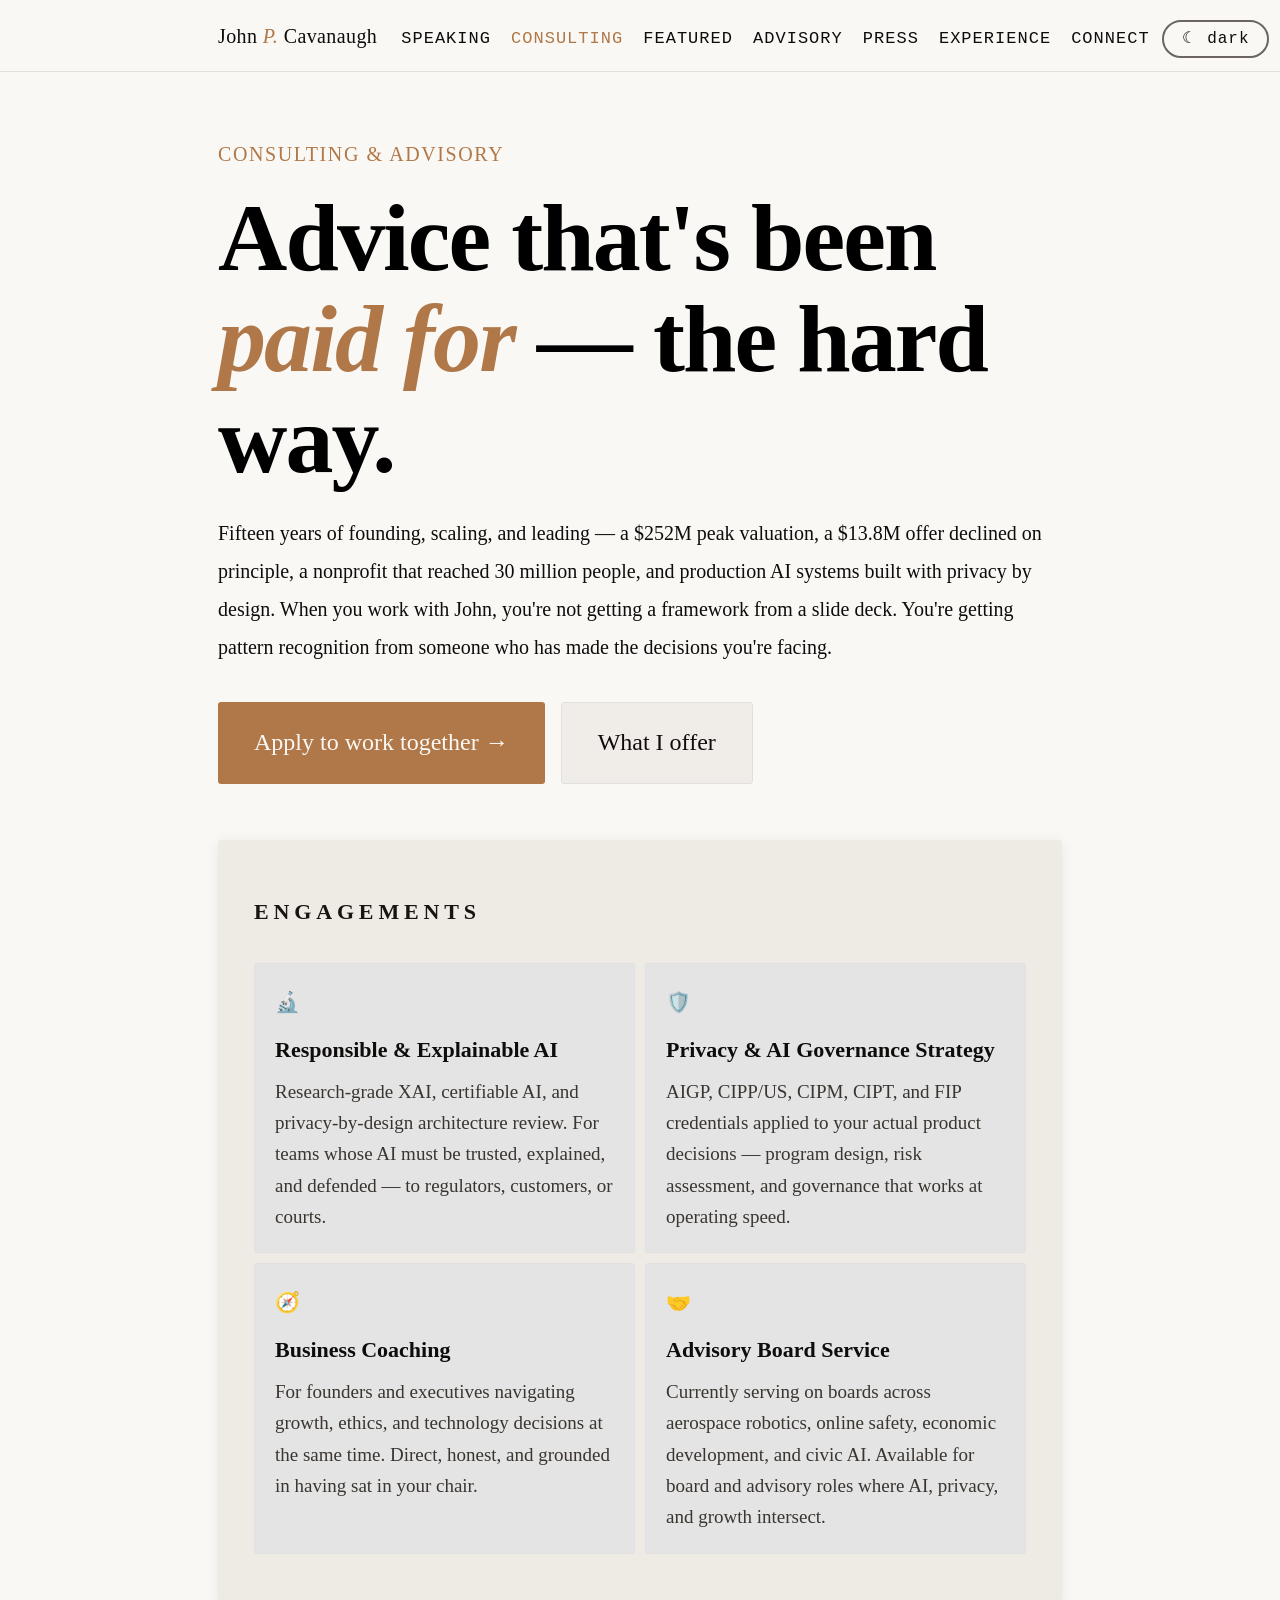
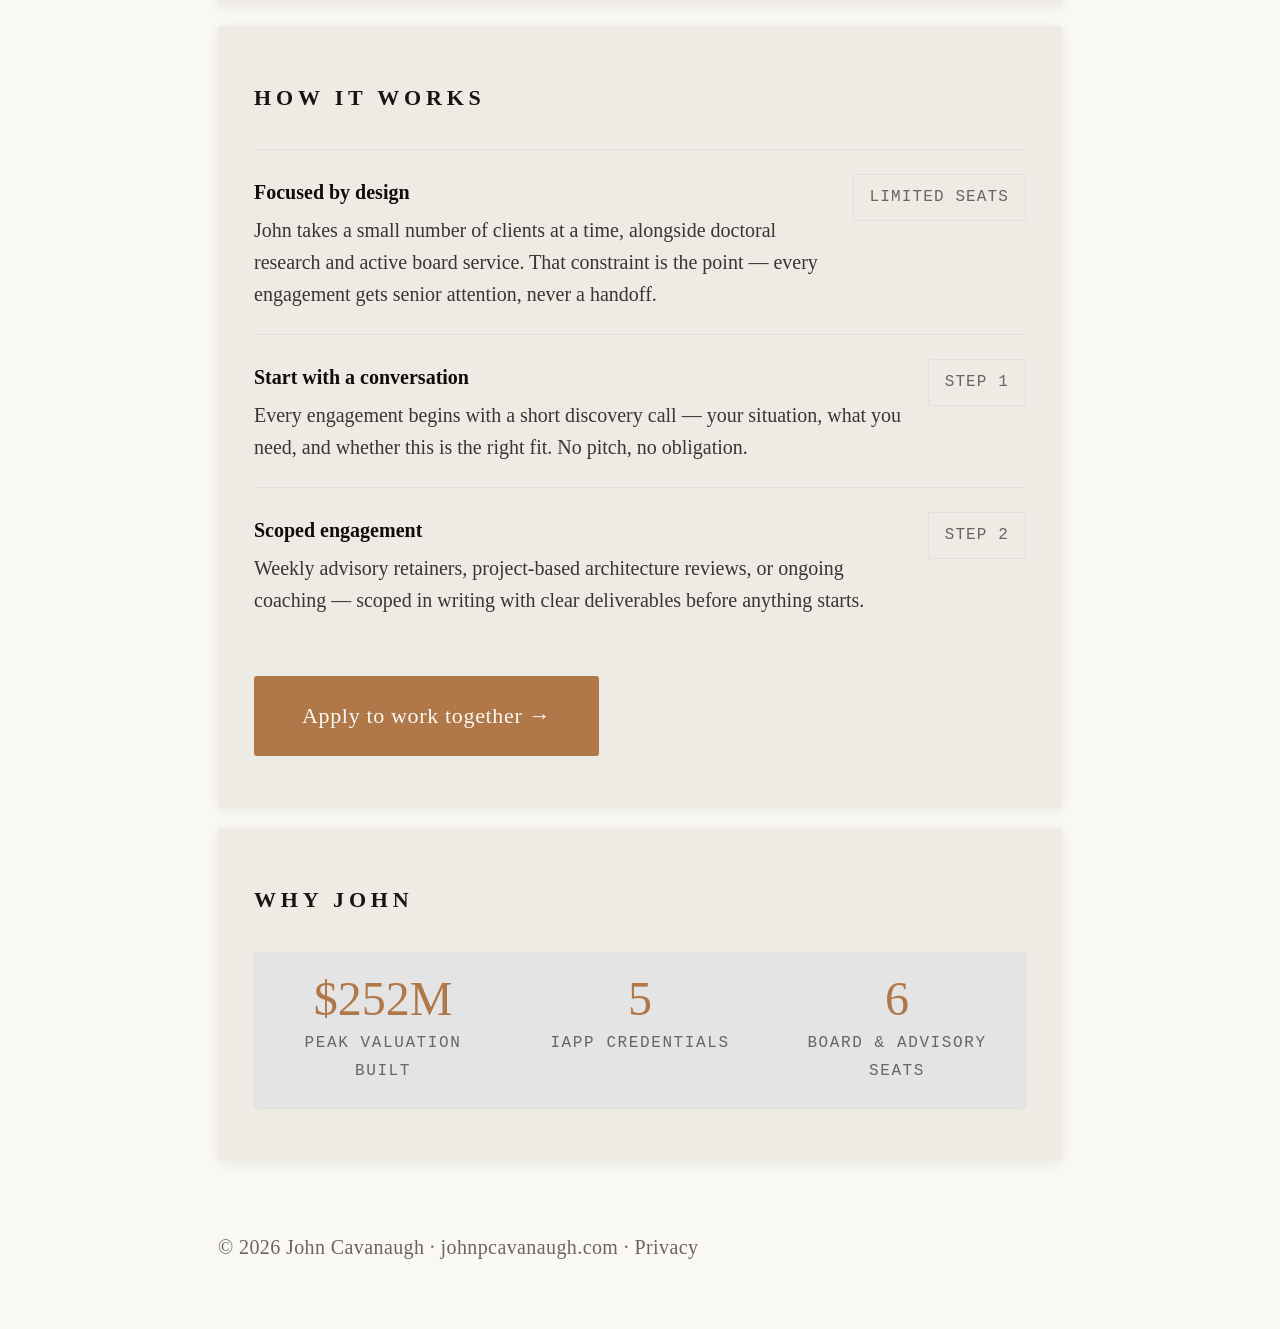
<file: consulting.html>
<!DOCTYPE html>
<html lang="en" data-theme="dark">
<head>
  <meta charset="UTF-8" />
  <meta name="viewport" content="width=device-width, initial-scale=1.0" />
  <title>Consulting — John Cavanaugh</title>
  <meta name="description" content="Work with John Cavanaugh on responsible AI, privacy strategy, explainable AI architecture, business coaching, and advisory board service." />
  <link rel="canonical" href="https://johnpcavanaugh.com/consulting.html" />

  <meta http-equiv="X-Content-Type-Options" content="nosniff" />
  <meta http-equiv="Referrer-Policy" content="strict-origin-when-cross-origin" />
  <meta http-equiv="Content-Security-Policy" content="default-src 'self'; img-src 'self' i.ytimg.com https://johnpcavanaugh.com; style-src 'self' 'unsafe-inline'; script-src 'self' 'unsafe-inline' https://cloud.umami.is; connect-src 'self' https://cloud.umami.is https://api-gateway.umami.dev;" />

  <link rel="icon" type="image/svg+xml" href="favicon.svg" />
  <link rel="alternate icon" href="favicon.ico" />
  <link rel="stylesheet" href="css/base.css" />
  <script defer src="https://cloud.umami.is/script.js" data-website-id="YOUR-UMAMI-WEBSITE-ID"></script>

  <meta property="og:type" content="website" />
  <meta property="og:url" content="https://johnpcavanaugh.com/consulting.html" />
  <meta property="og:title" content="Consulting — John Cavanaugh" />
  <meta property="og:description" content="Responsible AI, privacy strategy, and hard-won founder perspective — from someone who built to $252M and turned down $14M rather than sell user data." />
  <meta property="og:image" content="https://johnpcavanaugh.com/john-speaking.jpg" />
</head>
<body>

<nav class="site-nav" role="navigation" aria-label="Main navigation">
  <div class="nav-inner">
    <a class="nav-logo" href="index.html">John <span>P.</span> Cavanaugh</a>
    <ul class="nav-links">
      <li><a href="speaking.html">Speaking</a></li>
      <li><a href="consulting.html" class="nav-current">Consulting</a></li>
      <li><a href="index.html#featured">Featured</a></li>
      <li><a href="index.html#advisory">Advisory</a></li>
      <li><a href="index.html#press">Press</a></li>
      <li><a href="index.html#experience">Experience</a></li>
      <li><a href="index.html#connect">Connect</a></li>
      <li>
        <button class="theme-toggle" onclick="toggleTheme()" aria-label="Toggle light/dark mode">
          <span id="theme-label">☀ light</span>
        </button>
      </li>
    </ul>
    <div class="nav-right">
      <button class="nav-hamburger" onclick="toggleDrawer()" aria-label="Open menu" aria-expanded="false" id="hamburger">☰</button>
    </div>
  </div>
</nav>

<div class="nav-drawer" id="nav-drawer" role="menu">
  <a href="speaking.html">Speaking</a>
  <a href="consulting.html">Consulting</a>
  <a href="index.html#featured">Featured</a>
  <a href="index.html#advisory">Advisory</a>
  <a href="index.html#press">Press</a>
  <a href="index.html#experience">Experience</a>
  <a href="index.html#connect">Connect</a>
</div>

<canvas id="grain-overlay"></canvas>

<div class="wrap">

  <header>
    <p class="eyebrow">Consulting &amp; Advisory</p>
    <h1 class="page-h1">Advice that's been <em>paid for</em> — the hard way.</h1>
    <p class="bio">
      Fifteen years of founding, scaling, and leading — a $252M peak valuation,
      a $13.8M offer declined on principle, a nonprofit that reached 30 million people,
      and production AI systems built with privacy by design. When you work with John,
      you're not getting a framework from a slide deck. You're getting pattern
      recognition from someone who has made the decisions you're facing.
    </p>
    <div class="header-cta">
      <a href="https://tally.so/r/A7QooN" target="_blank" rel="noopener" class="btn-primary">Apply to work together →</a>
      <a href="#services" class="btn-secondary">What I offer</a>
    </div>
  </header>

  <section id="services">
    <p class="section-label">Engagements</p>
    <div class="services-grid">
      <div class="service-card">
        <div class="service-icon">🔬</div>
        <div class="service-name">Responsible &amp; Explainable AI</div>
        <div class="service-desc">Research-grade XAI, certifiable AI, and privacy-by-design architecture review. For teams whose AI must be trusted, explained, and defended — to regulators, customers, or courts.</div>
      </div>
      <div class="service-card">
        <div class="service-icon">🛡️</div>
        <div class="service-name">Privacy &amp; AI Governance Strategy</div>
        <div class="service-desc">AIGP, CIPP/US, CIPM, CIPT, and FIP credentials applied to your actual product decisions — program design, risk assessment, and governance that works at operating speed.</div>
      </div>
      <div class="service-card">
        <div class="service-icon">🧭</div>
        <div class="service-name">Business Coaching</div>
        <div class="service-desc">For founders and executives navigating growth, ethics, and technology decisions at the same time. Direct, honest, and grounded in having sat in your chair.</div>
      </div>
      <div class="service-card">
        <div class="service-icon">🤝</div>
        <div class="service-name">Advisory Board Service</div>
        <div class="service-desc">Currently serving on boards across aerospace robotics, online safety, economic development, and civic AI. Available for board and advisory roles where AI, privacy, and growth intersect.</div>
      </div>
    </div>
  </section>

  <section id="how">
    <p class="section-label">How It Works</p>
    <div class="advisory-grid">
      <div class="advisory-item">
        <div>
          <div class="advisory-name">Focused by design</div>
          <div class="advisory-desc">John takes a small number of clients at a time, alongside doctoral research and active board service. That constraint is the point — every engagement gets senior attention, never a handoff.</div>
        </div>
        <span class="advisory-tag">Limited seats</span>
      </div>
      <div class="advisory-item">
        <div>
          <div class="advisory-name">Start with a conversation</div>
          <div class="advisory-desc">Every engagement begins with a short discovery call — your situation, what you need, and whether this is the right fit. No pitch, no obligation.</div>
        </div>
        <span class="advisory-tag">Step 1</span>
      </div>
      <div class="advisory-item">
        <div>
          <div class="advisory-name">Scoped engagement</div>
          <div class="advisory-desc">Weekly advisory retainers, project-based architecture reviews, or ongoing coaching — scoped in writing with clear deliverables before anything starts.</div>
        </div>
        <span class="advisory-tag">Step 2</span>
      </div>
    </div>
    <a class="service-cta" href="https://tally.so/r/A7QooN" target="_blank" rel="noopener">Apply to work together →</a>
  </section>

  <section id="why">
    <p class="section-label">Why John</p>
    <div class="stats-row">
      <div class="stat">
        <div class="stat-number">$252M</div>
        <div class="stat-label">Peak Valuation Built</div>
      </div>
      <div class="stat">
        <div class="stat-number">5</div>
        <div class="stat-label">IAPP Credentials</div>
      </div>
      <div class="stat">
        <div class="stat-number">6</div>
        <div class="stat-label">Board &amp; Advisory Seats</div>
      </div>
    </div>
  </section>

  <footer>
    <p>© <span id="yr"></span> John Cavanaugh · johnpcavanaugh.com · <a href="privacy.html">Privacy</a></p>
  </footer>

</div>

<script src="js/site.js"></script>

</body>
</html>
</file>
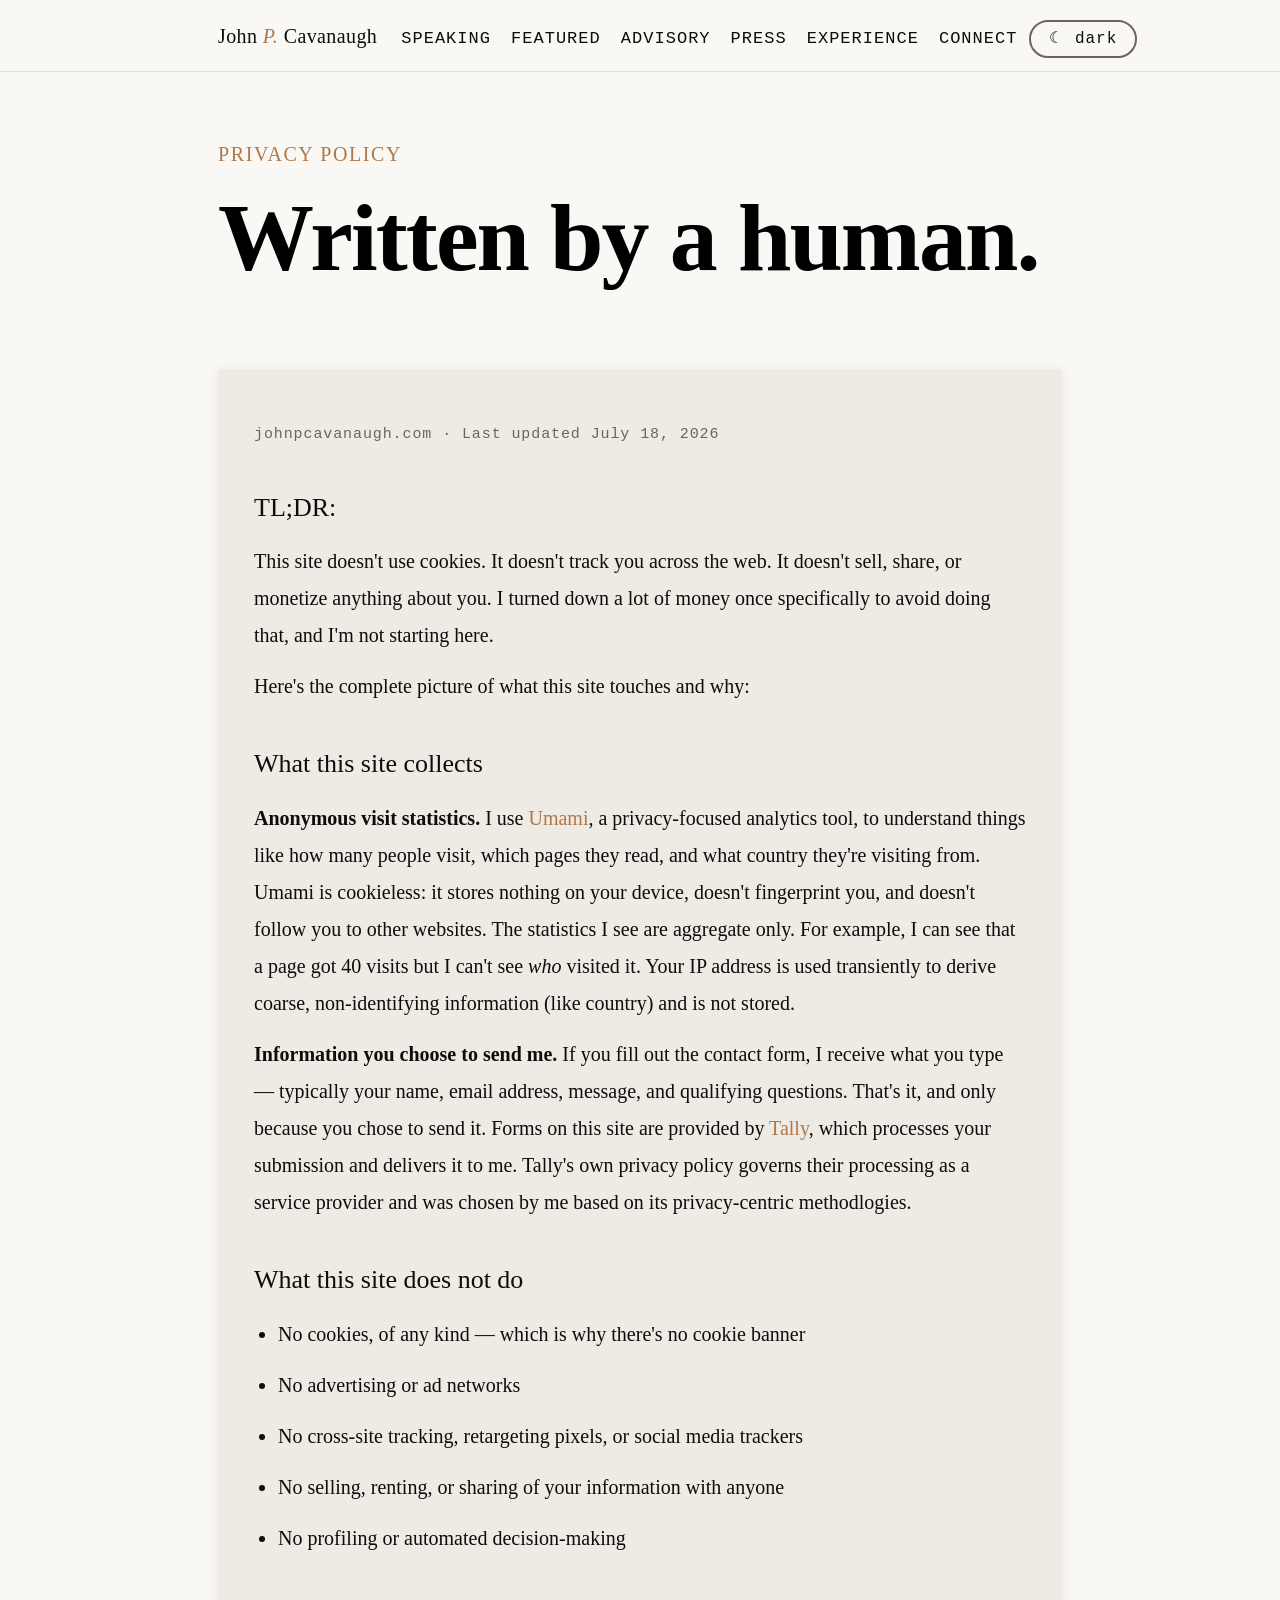
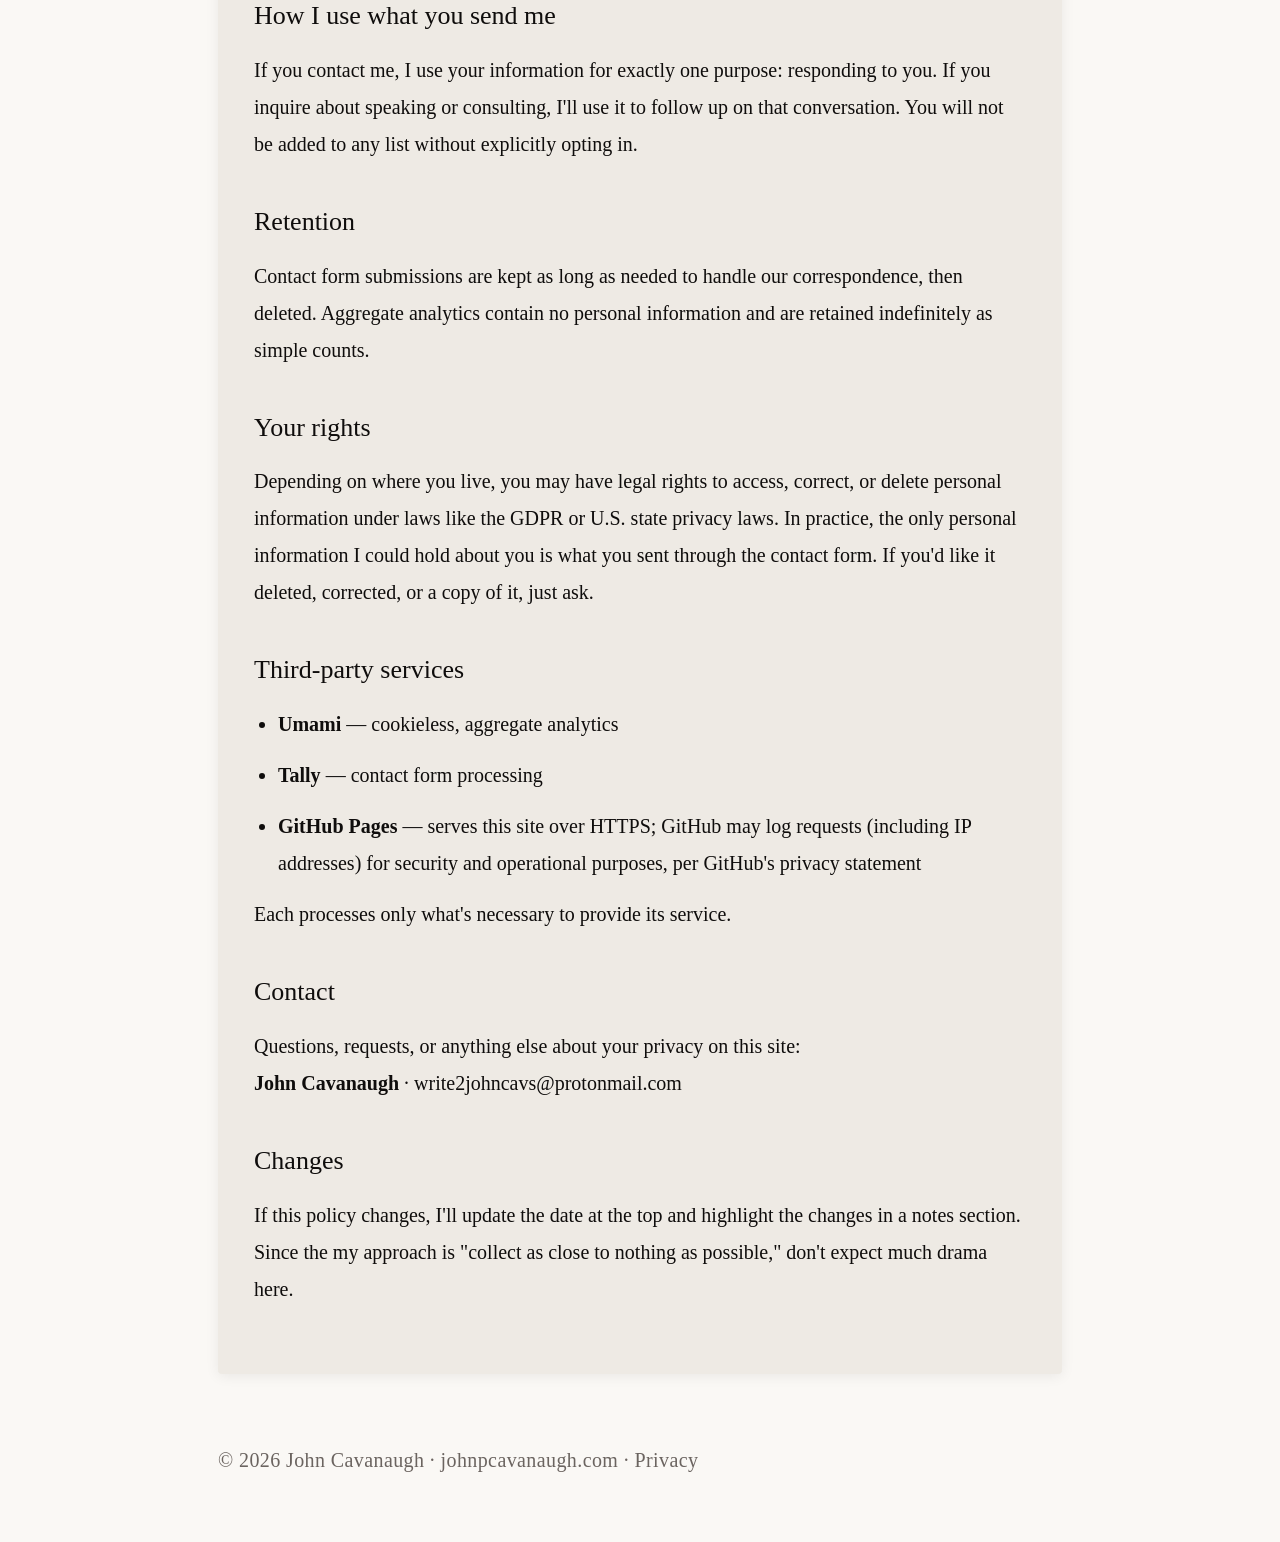
<file: privacy.html>
<!DOCTYPE html>
<html lang="en" data-theme="dark">
<head>
  <meta charset="UTF-8" />
  <meta name="viewport" content="width=device-width, initial-scale=1.0" />
  <title>Privacy Policy — John Cavanaugh</title>
  <meta name="description" content="Privacy policy for johnpcavanaugh.com. Cookieless, Privacy by Design analytics only." />
  <link rel="canonical" href="https://johnpcavanaugh.com/privacy.html" />

  <meta http-equiv="X-Content-Type-Options" content="nosniff" />
  <meta http-equiv="Referrer-Policy" content="strict-origin-when-cross-origin" />
  <meta http-equiv="Content-Security-Policy" content="default-src 'self'; img-src 'self' https://johnpcavanaugh.com; style-src 'self' 'unsafe-inline'; script-src 'self' 'unsafe-inline' https://cloud.umami.is; connect-src 'self' https://cloud.umami.is https://gateway.umami.is;" />

  <link rel="icon" type="image/svg+xml" href="favicon.svg" />
  <link rel="alternate icon" href="favicon.ico" />
  <link rel="stylesheet" href="css/base.css" />
  <script defer src="https://cloud.umami.is/script.js" data-website-id="149889af-f9c3-4bf7-92f7-9495e162f4c6"></script>
</head>
<body>

<nav class="site-nav" role="navigation" aria-label="Main navigation">
  <div class="nav-inner">
    <a class="nav-logo" href="index.html">John <span>P.</span> Cavanaugh</a>
    <ul class="nav-links">
      <li><a href="speaking.html">Speaking</a></li>
      <li><a href="index.html#featured">Featured</a></li>
      <li><a href="index.html#advisory">Advisory</a></li>
      <li><a href="index.html#press">Press</a></li>
      <li><a href="index.html#experience">Experience</a></li>
      <li><a href="index.html#connect">Connect</a></li>
      <li>
        <button class="theme-toggle" onclick="toggleTheme()" aria-label="Toggle light/dark mode">
          <span id="theme-label">☀ light</span>
        </button>
      </li>
    </ul>
    <div class="nav-right">
      <button class="nav-hamburger" onclick="toggleDrawer()" aria-label="Open menu" aria-expanded="false" id="hamburger">☰</button>
    </div>
  </div>
</nav>

<div class="nav-drawer" id="nav-drawer" role="menu">
  <a href="speaking.html">Speaking</a>
  <a href="index.html#featured">Featured</a>
  <a href="index.html#advisory">Advisory</a>
  <a href="index.html#press">Press</a>
  <a href="index.html#experience">Experience</a>
  <a href="index.html#connect">Connect</a>
</div>

<canvas id="grain-overlay"></canvas>

<div class="wrap">

  <header>
    <p class="eyebrow">Privacy Policy</p>
    <h1 class="page-h1">Written by a human.</h1>
  </header>

  <section class="prose">
    <p class="policy-meta">johnpcavanaugh.com · Last updated July 18, 2026</p>

    <h2>TL;DR:</h2>
    <p>This site doesn't use cookies. It doesn't track you across the web. It doesn't sell, share, or monetize anything about you. I turned down a lot of money once specifically to avoid doing that, and I'm not starting here.</p>
    <p>Here's the complete picture of what this site touches and why:</p>

    <h2>What this site collects</h2>
    <p><strong>Anonymous visit statistics.</strong> I use <a href="https://umami.is" target="_blank" rel="noopener">Umami</a>, a privacy-focused analytics tool, to understand things like how many people visit, which pages they read, and what country they're visiting from. Umami is cookieless: it stores nothing on your device, doesn't fingerprint you, and doesn't follow you to other websites. The statistics I see are aggregate only. For example, I can see that a page got 40 visits but I can't see <em>who</em> visited it. Your IP address is used transiently to derive coarse, non-identifying information (like country) and is not stored.</p>
    <p><strong>Information you choose to send me.</strong> If you fill out the contact form, I receive what you type — typically your name, email address, message, and qualifying questions. That's it, and only because you chose to send it. Forms on this site are provided by <a href="https://tally.so" target="_blank" rel="noopener">Tally</a>, which processes your submission and delivers it to me. Tally's own privacy policy governs their processing as a service provider and was chosen by me based on its privacy-centric methodlogies.</p>

    <h2>What this site does not do</h2>
    <ul>
      <li>No cookies, of any kind — which is why there's no cookie banner</li>
      <li>No advertising or ad networks</li>
      <li>No cross-site tracking, retargeting pixels, or social media trackers</li>
      <li>No selling, renting, or sharing of your information with anyone</li>
      <li>No profiling or automated decision-making</li>
    </ul>

    <h2>How I use what you send me</h2>
    <p>If you contact me, I use your information for exactly one purpose: responding to you. If you inquire about speaking or consulting, I'll use it to follow up on that conversation. You will not be added to any list without explicitly opting in.</p>

    <h2>Retention</h2>
    <p>Contact form submissions are kept as long as needed to handle our correspondence, then deleted. Aggregate analytics contain no personal information and are retained indefinitely as simple counts.</p>

    <h2>Your rights</h2>
    <p>Depending on where you live, you may have legal rights to access, correct, or delete personal information under laws like the GDPR or U.S. state privacy laws. In practice, the only personal information I could hold about you is what you sent through the contact form. If you'd like it deleted, corrected, or a copy of it, just ask.</p>

    <h2>Third-party services</h2>
    <ul>
      <li><strong>Umami</strong> — cookieless, aggregate analytics</li>
      <li><strong>Tally</strong> — contact form processing</li>
      <li><strong>GitHub Pages</strong> — serves this site over HTTPS; GitHub may log requests (including IP addresses) for security and operational purposes, per GitHub's privacy statement</li>
    </ul>
    <p>Each processes only what's necessary to provide its service.</p>

    <h2>Contact</h2>
    <p>Questions, requests, or anything else about your privacy on this site:<br />
    <strong>John Cavanaugh</strong> · write2johncavs@protonmail.com</p>

    <h2>Changes</h2>
    <p>If this policy changes, I'll update the date at the top and highlight the changes in a notes section. Since the my approach is "collect as close to nothing as possible," don't expect much drama here.</p>
  </section>

  <footer>
    <p>© <span id="yr"></span> John Cavanaugh · johnpcavanaugh.com · <a href="privacy.html">Privacy</a></p>
  </footer>

</div>

<script src="js/site.js"></script>

</body>
</html>
</file>
<file: css/base.css>
:root {
  --bg:      #1c1917;
  --surface: #252220;
  --border:  #2e2a27;
  --ink:     #f0ebe4;
  --muted:   #6b6460;
  --quiet:   #4a4542;
  --accent:  #d4a882;
  --accent2: rgba(212,168,130,0.12);
  --accent3: rgba(212,168,130,0.25);
  --serif:   'Garamond', 'Georgia', 'Times New Roman', serif;
  --sans:    system-ui, -apple-system, 'Segoe UI', sans-serif;
  --mono:    'Courier New', 'Courier', monospace;
  --nav-h:   72px;
}

[data-theme="light"] {
  --bg:      #faf8f5;
  --surface: #f0ede8;
  --border:  #e0e0e0;
  --ink:     #0f0d0c;
  --muted:   #6b6460;
  --quiet:   #b0aaa5;
  --accent:  #b07848;
  --accent2: rgba(176,120,72,0.08);
  --accent3: rgba(176,120,72,0.2);
}

[data-theme="light"] .pod-card,
[data-theme="light"] .service-card,
[data-theme="light"] .stat,
[data-theme="light"] .stats-row {
  background: #e4e4e4;
}

[data-theme="light"] .cred-tag {
  background: #e0d4c4;
  border-color: #b89870;
  color: #5a3510;
}

[data-theme="light"] a.cred-tag:hover {
  background: #cfc0a8;
}

[data-theme="light"] h1 {
  font-size: clamp(3.5rem, 8vw, 6rem);
  font-weight: 600;
  color: #000000;
  letter-spacing: -0.02em;
}

[data-theme="light"] .section-label {
  font-weight: 600;
  color: #1a1410;
  letter-spacing: 0.22em;
}

[data-theme="light"] .tl-role,
[data-theme="light"] .advisory-name,
[data-theme="light"] .project-title,
[data-theme="light"] .service-name,
[data-theme="light"] .pod-title {
  font-weight: 600;
  color: #0f0d0c;
}

[data-theme="light"] .tl-desc,
[data-theme="light"] .advisory-desc,
[data-theme="light"] .service-desc,
[data-theme="light"] .project-desc,
[data-theme="light"] .pod-desc,
[data-theme="light"] .connect-desc {
  color: #3a3530;
}

[data-theme="light"] section {
  background: #eeeae4;
  box-shadow: 0 2px 14px rgba(0,0,0,0.07);
  border: none;
}

[data-theme="light"] .wrap {
  position: relative;
  z-index: 1;
}

[data-theme="light"] .site-nav {
  background: rgba(250,248,245,0.92);
  border-bottom-color: #e0e0e0;
}

#grain-overlay {
  display: none;
  position: fixed;
  inset: 0;
  pointer-events: none;
  z-index: 9999;
  opacity: 0.12;
}

[data-theme="light"] #grain-overlay {
  display: block;
}

*, *::before, *::after { box-sizing: border-box; margin: 0; padding: 0; }
html { scroll-behavior: smooth; scroll-padding-top: calc(var(--nav-h) + 12px); }

body {
  background: var(--bg);
  color: var(--ink);
  font-family: var(--serif);
  font-weight: 500;
  line-height: 1.8;
  font-size: 24px;
  -webkit-font-smoothing: antialiased;
  transition: background 0.2s, color 0.2s;
  padding-top: var(--nav-h);
}

/* ── NAV ── */
.site-nav {
  position: fixed;
  top: 0;
  left: 0;
  right: 0;
  height: var(--nav-h);
  background: rgba(28,25,23,0.92);
  backdrop-filter: blur(12px);
  -webkit-backdrop-filter: blur(12px);
  border-bottom: 1px solid var(--border);
  z-index: 200;
  display: flex;
  align-items: center;
}

.nav-inner {
  max-width: 900px;
  margin: 0 auto;
  padding: 0 28px;
  width: 100%;
  display: flex;
  align-items: center;
  justify-content: space-between;
  gap: 16px;
}

.nav-logo {
  font-family: var(--serif);
  font-size: 20px;
  font-weight: 500;
  color: var(--ink);
  text-decoration: none;
  letter-spacing: 0.02em;
  white-space: nowrap;
  flex-shrink: 0;
}

.nav-logo span { color: var(--accent); font-style: italic; }

.nav-links {
  display: flex;
  align-items: center;
  gap: 4px;
  list-style: none;
  flex-wrap: nowrap;
}

.nav-links a {
  font-family: var(--mono);
  font-size: 17px;
  letter-spacing: 0.06em;
  text-transform: uppercase;
  color: var(--ink);
  font-weight: 500;
  text-decoration: none;
  padding: 5px 8px;
  border-radius: 2px;
  transition: color 0.15s, background 0.15s;
  white-space: nowrap;
}

.nav-links a:hover {
  color: var(--accent);
  background: var(--accent2);
}

.nav-links a.nav-current {
  color: var(--accent);
}

.nav-right {
  display: flex;
  align-items: center;
  gap: 8px;
  flex-shrink: 0;
}

.theme-toggle {
  background: transparent;
  border: 2px solid var(--muted);
  border-radius: 20px;
  padding: 9px 18px;
  cursor: pointer;
  font-family: var(--mono);
  font-size: 16px;
  color: var(--ink);
  letter-spacing: 0.06em;
  transition: border-color 0.15s, color 0.15s;
  white-space: nowrap;
  line-height: 1;
}

.theme-toggle:hover { border-color: var(--accent); color: var(--accent); }

/* Hamburger */
.nav-hamburger {
  display: none;
  background: none;
  border: 1px solid var(--border);
  border-radius: 3px;
  padding: 6px 8px;
  cursor: pointer;
  color: var(--muted);
  font-size: 16px;
  line-height: 1;
}

/* Mobile drawer */
.nav-drawer {
  display: none;
  position: fixed;
  top: var(--nav-h);
  left: 0;
  right: 0;
  background: var(--surface);
  border-bottom: 1px solid var(--border);
  z-index: 199;
  padding: 16px 28px 20px;
  flex-direction: column;
  gap: 2px;
}

.nav-drawer.open { display: flex; }

.nav-drawer a {
  font-family: var(--mono);
  font-size: 19px;
  letter-spacing: 0.08em;
  text-transform: uppercase;
  color: var(--muted);
  font-weight: 300;
  text-decoration: none;
  padding: 10px 0;
  border-bottom: 1px solid var(--border);
  transition: color 0.15s;
}

.nav-drawer a:last-child { border-bottom: none; }
.nav-drawer a:hover { color: var(--accent); }

/* ── LAYOUT ── */
.wrap { max-width: 900px; margin: 0 auto; padding: 0 28px; }

/* Header */
header { padding: 64px 0 56px; }

.eyebrow {
  font-family: var(--serif);
  font-size: 20px;
  font-weight: 500;
  letter-spacing: 0.08em;
  text-transform: uppercase;
  color: var(--accent);
  margin-bottom: 16px;
}

h1 {
  font-family: var(--serif);
  font-size: clamp(3.5rem, 8vw, 6rem);
  font-weight: 500;
  line-height: 1.05;
  letter-spacing: -0.02em;
  color: var(--ink);
  margin-bottom: 36px;
}

h1 em { font-style: italic; color: var(--accent); }

/* Page-level hero (interior pages) */
.page-h1 {
  font-size: clamp(2.6rem, 6vw, 4.2rem);
  margin-bottom: 24px;
}

.bio { font-size: 20px; font-weight: 400; color: var(--ink); line-height: 1.9; font-family: var(--serif); }
.bio strong { font-weight: 700; color: var(--accent); font-style: normal; }

.header-grid {
  display: grid;
  grid-template-columns: 1.1fr 0.9fr;
  gap: 40px;
  align-items: stretch;
  margin-top: 32px;
}

.header-photo {
  position: relative;
  min-height: 480px;
}

.header-photo img {
  position: absolute;
  inset: 0;
  width: 100%;
  height: 100%;
  object-fit: cover;
  object-position: center 8%;
  border-radius: 4px;
  box-shadow: 0 6px 32px rgba(0,0,0,0.35);
  display: block;
}

.header-cta {
  margin-top: 36px;
  display: flex;
  gap: 16px;
  flex-wrap: wrap;
}

.btn-primary {
  display: inline-flex;
  align-items: center;
  padding: 18px 36px;
  background: var(--accent);
  color: var(--bg);
  text-decoration: none;
  font-family: var(--serif);
  font-size: 24px;
  font-weight: 500;
  border-radius: 3px;
  transition: opacity 0.15s;
}

.btn-primary:hover { opacity: 0.85; }

.btn-secondary {
  display: inline-flex;
  align-items: center;
  padding: 18px 36px;
  border: 1px solid var(--border);
  color: var(--ink);
  text-decoration: none;
  font-family: var(--serif);
  font-size: 24px;
  font-weight: 500;
  border-radius: 3px;
  background: var(--surface);
  transition: opacity 0.15s;
}

.btn-secondary:hover { opacity: 0.7; }

/* Sections */
section {
  padding: 52px 36px;
  margin: 0 0 20px 0;
  border-radius: 4px;
  background: var(--surface);
  border: none;
  box-shadow: 0 3px 18px rgba(0,0,0,0.22);
}

.section-label {
  font-family: var(--serif);
  font-size: 22px;
  font-weight: 500;
  letter-spacing: 0.22em;
  text-transform: uppercase;
  color: var(--muted);
  margin-bottom: 32px;
}

/* Featured */
.pod-pair { display: grid; grid-template-columns: 1fr 1fr; gap: 12px; }

.pod-card {
  display: flex;
  flex-direction: column;
  text-decoration: none;
  color: inherit;
  border: 1px solid var(--border);
  border-radius: 3px;
  overflow: hidden;
  background: var(--surface);
  transition: border-color 0.15s;
}

.pod-card:hover { border-color: var(--accent); }

.pod-thumb {
  position: relative;
  width: 100%;
  aspect-ratio: 16/9;
  background: #000;
}

.pod-thumb a {
  display: block;
  position: absolute;
  inset: 0;
  text-decoration: none;
}

.pod-thumb img {
  width: 100%;
  height: 100%;
  object-fit: cover;
  opacity: 0.85;
}

.pod-play {
  position: absolute;
  inset: 0;
  display: flex;
  align-items: center;
  justify-content: center;
}

.pod-play span {
  width: 48px;
  height: 48px;
  background: var(--accent);
  border-radius: 50%;
  display: flex;
  align-items: center;
  justify-content: center;
  font-size: 18px;
  color: var(--bg);
  padding-left: 3px;
}

.pod-info { padding: 16px; display: flex; flex-direction: column; gap: 5px; }

.pod-eyebrow {
  font-family: var(--mono);
  font-size: 14px;
  letter-spacing: 0.14em;
  text-transform: uppercase;
  color: var(--accent);
}

.pod-title { font-size: 20px; font-weight: 500; color: var(--ink); line-height: 1.35; font-family: var(--serif); }
.pod-desc { font-family: var(--serif); font-size: 18px; font-weight: 500; color: var(--muted); line-height: 1.6; margin-top: 2px; }

/* Credentials */
.cred-strip { display: flex; flex-wrap: wrap; gap: 12px; }

.cred-tag {
  font-family: var(--mono);
  font-size: 15px;
  letter-spacing: 0.06em;
  color: var(--accent);
  background: var(--accent2);
  border: 1px solid var(--accent3);
  border-radius: 2px;
  padding: 5px 11px;
  text-decoration: none;
  transition: background 0.15s, border-color 0.15s;
}

a.cred-tag:hover { background: var(--accent3); border-color: var(--accent); }

/* Stats */
.stats-row {
  display: grid;
  grid-template-columns: repeat(3, 1fr);
  gap: 1px;
  background: var(--border);
  border: 1px solid var(--border);
  border-radius: 3px;
  overflow: hidden;
}

.stat { background: var(--surface); padding: 22px 16px; text-align: center; }

.stat-number {
  font-family: var(--serif);
  font-size: 3rem;
  font-weight: 400;
  color: var(--accent);
  line-height: 1;
  margin-bottom: 6px;
}

.stat-label {
  font-family: var(--mono);
  font-size: 16px;
  letter-spacing: 0.1em;
  text-transform: uppercase;
  color: var(--muted);
}

/* Services */
.services-grid { display: grid; grid-template-columns: 1fr 1fr; gap: 10px; }

.service-card {
  border: 1px solid var(--border);
  border-radius: 3px;
  padding: 20px;
  background: var(--surface);
}

.service-icon { font-size: 20px; margin-bottom: 10px; }
.service-name { font-size: 22px; font-weight: 500; color: var(--ink); margin-bottom: 6px; font-family: var(--serif); }
.service-desc { font-family: var(--serif); font-size: 19px; font-weight: 500; color: var(--muted); line-height: 1.65; }

.service-cta {
  display: inline-block;
  margin-top: 36px;
  padding: 20px 48px;
  background: var(--accent);
  color: var(--bg);
  text-decoration: none;
  font-family: var(--serif);
  font-size: 22px;
  font-weight: 500;
  border-radius: 3px;
  letter-spacing: 0.03em;
  transition: opacity 0.15s;
}

.service-cta:hover { opacity: 0.88; }

/* Timeline */
.timeline { display: flex; flex-direction: column; }

.tl-item {
  display: grid;
  grid-template-columns: 80px 1fr;
  gap: 0 24px;
  padding: 20px 0;
  border-top: 1px solid var(--border);
}

.tl-item:last-child { border-bottom: none; }

.tl-year {
  font-family: var(--mono);
  font-size: 15px;
  color: var(--muted);
  padding-top: 3px;
  letter-spacing: 0.04em;
}

.tl-role { font-size: 22px; font-weight: 500; color: var(--ink); margin-bottom: 4px; font-family: var(--serif); }

.tl-org {
  font-size: 16px;
  color: var(--accent);
  font-family: var(--mono);
  letter-spacing: 0.03em;
  margin-bottom: 6px;
}

.tl-desc { font-size: 19px; font-weight: 500; color: var(--muted); line-height: 1.6; font-family: var(--serif); }

/* Advisory */
.advisory-grid { display: flex; flex-direction: column; }

.advisory-item {
  display: grid;
  grid-template-columns: 1fr auto;
  gap: 4px 20px;
  align-items: start;
  padding: 24px 0;
  border-top: 1px solid var(--border);
  text-decoration: none;
  color: inherit;
}

.advisory-item:last-child { border-bottom: none; }
a.advisory-item:hover .advisory-name { color: var(--accent); }

.advisory-name {
  font-family: var(--serif);
  font-size: 20px;
  font-weight: 500;
  color: var(--ink);
  margin-bottom: 4px;
  transition: color 0.15s;
}

.advisory-desc { font-family: var(--serif); font-size: 20px; font-weight: 500; color: var(--muted); line-height: 1.6; grid-column: 1; }

.advisory-tag {
  font-family: var(--mono);
  font-size: 16px;
  letter-spacing: 0.07em;
  text-transform: uppercase;
  color: var(--muted);
  border: 1px solid var(--border);
  border-radius: 2px;
  padding: 8px 16px;
  white-space: nowrap;
  align-self: start;
}

/* Projects */
.project-list { display: flex; flex-direction: column; }
.project { border-top: 1px solid var(--border); padding: 20px 0; }
.project:last-child { border-bottom: none; }

.project-header {
  display: flex;
  justify-content: space-between;
  align-items: flex-start;
  gap: 16px;
  margin-bottom: 6px;
}

.project-title {
  font-family: var(--serif);
  font-size: 20px;
  font-weight: 500;
  color: var(--ink);
  text-decoration: none;
  transition: color 0.15s;
}

.project-title:hover { color: var(--accent); }

.project-badge {
  font-family: var(--mono);
  font-size: 15px;
  letter-spacing: 0.06em;
  text-transform: uppercase;
  color: var(--accent);
  background: var(--accent2);
  border: 1px solid var(--accent3);
  border-radius: 2px;
  padding: 6px 12px;
  white-space: nowrap;
  flex-shrink: 0;
}

.project-desc { font-size: 19px; font-weight: 500; color: var(--muted); line-height: 1.6; font-family: var(--serif); }

/* Press */
.press-list { list-style: none; }
.press-list li { border-top: 1px solid var(--border); }
.press-list li:last-child { border-bottom: none; }

.press-list a {
  font-family: var(--serif);
  display: flex;
  justify-content: space-between;
  align-items: center;
  gap: 16px;
  padding: 15px 0;
  color: var(--ink);
  text-decoration: none;
  font-size: 20px;
  transition: color 0.15s;
}

.press-list a:hover { color: var(--accent); }

.pub {
  font-family: var(--mono);
  font-size: 16px;
  color: var(--muted);
  white-space: nowrap;
  flex-shrink: 0;
  transition: color 0.15s;
}

.press-list a:hover .pub { color: var(--accent); }

/* Connect */
.connect-desc { font-family: var(--serif); font-size: 22px; font-weight: 500; color: var(--ink); opacity: 0.8; margin-bottom: 28px; line-height: 1.7; }
.social-links { display: flex; flex-wrap: wrap; gap: 10px; }

.social-links a {
  display: inline-flex;
  align-items: center;
  padding: 10px 20px;
  border: 1px solid var(--border);
  border-radius: 2px;
  color: var(--ink);
  text-decoration: none;
  font-size: 18px;
  background: var(--surface);
  transition: border-color 0.15s, color 0.15s;
}

.social-links a:hover { border-color: var(--accent); color: var(--accent); }

/* Prose pages (privacy policy etc.) */
.prose h2 {
  font-family: var(--serif);
  font-size: 26px;
  font-weight: 500;
  color: var(--ink);
  margin: 36px 0 12px;
}

.prose h2:first-child { margin-top: 0; }

.prose p, .prose li {
  font-family: var(--serif);
  font-size: 20px;
  font-weight: 400;
  color: var(--ink);
  line-height: 1.85;
  margin-bottom: 14px;
}

.prose ul { padding-left: 24px; margin-bottom: 14px; }

.prose a { color: var(--accent); text-decoration: none; }
.prose a:hover { text-decoration: underline; }

.prose .policy-meta {
  font-family: var(--mono);
  font-size: 15px;
  letter-spacing: 0.06em;
  color: var(--muted);
  margin-bottom: 28px;
}

/* Footer */
footer { padding: 48px 0 64px; }

footer p {
  font-family: var(--serif);
  font-size: 20px;
  font-weight: 500;
  color: var(--muted);
  letter-spacing: 0.02em;
}

footer a {
  color: var(--muted);
  text-decoration: none;
  transition: color 0.15s;
}

footer a:hover { color: var(--accent); }

/* ── RESPONSIVE ── */
@media (max-width: 860px) {
  .nav-links { display: none; }
  .nav-hamburger { display: block; }
  .header-grid { grid-template-columns: 1fr; }
  .header-photo { min-height: 280px; }
  h1 { font-size: 3rem; }
  header { padding: 40px 0 40px; }
  .stats-row { grid-template-columns: 1fr; }
  .pod-pair { grid-template-columns: 1fr; }
  .services-grid { grid-template-columns: 1fr; }
  .tl-item { grid-template-columns: 1fr; gap: 4px; }
  .tl-year { padding-top: 0; }
  .advisory-item { grid-template-columns: 1fr; }
  .advisory-tag { justify-self: start; margin-top: 4px; }
  section { padding: 36px 20px; }
}

@media (prefers-reduced-motion: reduce) { * { transition: none !important; } }
</file>
